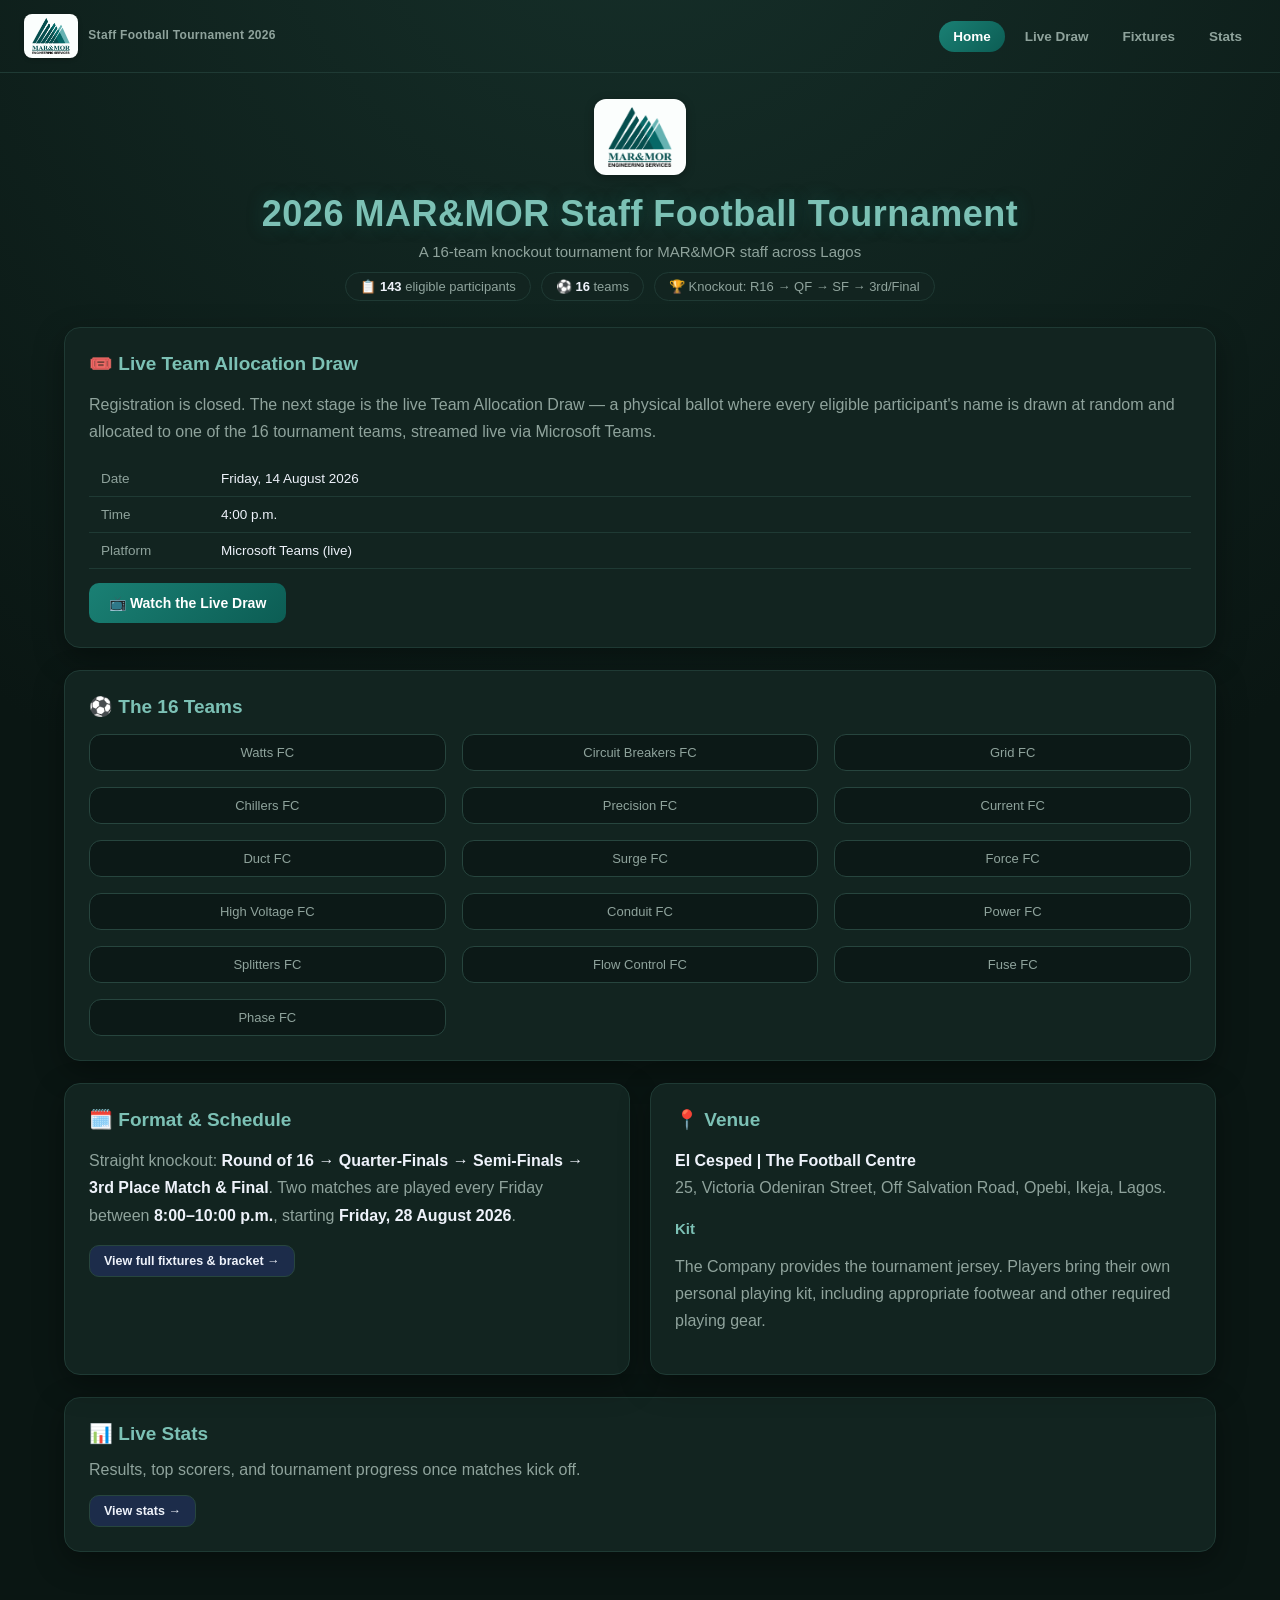
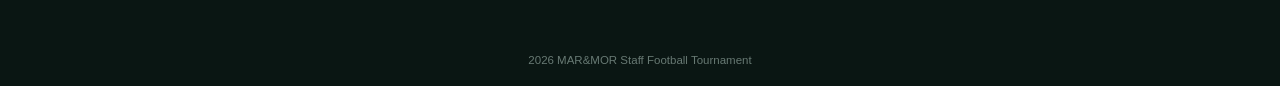
<file: index.html>
<!DOCTYPE html>
<html lang="en">
<head>
<meta charset="UTF-8" />
<title>2026 MAR&amp;MOR Staff Football Tournament</title>
<meta name="viewport" content="width=device-width, initial-scale=1" />
<link rel="icon" href="assets/logo.png" type="image/png" />
<link rel="stylesheet" href="assets/style.css" />
</head>
<body data-page="home">

<div id="site-nav"></div>

<header class="page-head">
  <img src="assets/logo.png" alt="MAR&amp;MOR Engineering Services" style="height:76px;background:#fbfefd;border-radius:12px;padding:8px 14px;box-shadow:0 2px 10px rgba(0,0,0,.3);margin-bottom:14px;">
  <h1>2026 MAR&amp;MOR Staff Football Tournament</h1>
  <p>A 16-team knockout tournament for MAR&amp;MOR staff across Lagos</p>
  <div class="badge-row">
    <div class="badge">📋 <b>143</b> eligible participants</div>
    <div class="badge">⚽ <b>16</b> teams</div>
    <div class="badge">🏆 Knockout: R16 → QF → SF → 3rd/Final</div>
  </div>
</header>

<main>

  <div class="panel">
    <h2>🎟️ Live Team Allocation Draw</h2>
    <p style="color:var(--muted);line-height:1.7;">
      Registration is closed. The next stage is the live Team Allocation Draw — a physical ballot where every
      eligible participant's name is drawn at random and allocated to one of the 16 tournament teams, streamed
      live via Microsoft Teams.
    </p>
    <table style="margin:14px 0;">
      <tbody>
        <tr><td style="color:var(--muted);width:120px;">Date</td><td>Friday, 14 August 2026</td></tr>
        <tr><td style="color:var(--muted);">Time</td><td>4:00 p.m.</td></tr>
        <tr><td style="color:var(--muted);">Platform</td><td>Microsoft Teams (live)</td></tr>
      </tbody>
    </table>
    <a class="btn btn-primary" href="draw-display.html">📺 Watch the Live Draw</a>
  </div>

  <div class="panel">
    <h2>⚽ The 16 Teams</h2>
    <div class="grid3" id="teamList">
      <!-- populated by script -->
    </div>
  </div>

  <div class="grid2">
    <div class="panel">
      <h2>🗓️ Format &amp; Schedule</h2>
      <p style="color:var(--muted);line-height:1.7;">
        Straight knockout: <b style="color:var(--text)">Round of 16 → Quarter-Finals → Semi-Finals → 3rd Place Match &amp; Final</b>.
        Two matches are played every Friday between <b style="color:var(--text)">8:00–10:00 p.m.</b>, starting
        <b style="color:var(--text)">Friday, 28 August 2026</b>.
      </p>
      <a class="btn btn-secondary btn-sm" href="fixtures.html">View full fixtures &amp; bracket →</a>
    </div>
    <div class="panel">
      <h2>📍 Venue</h2>
      <p style="color:var(--muted);line-height:1.7;">
        <b style="color:var(--text)">El Cesped | The Football Centre</b><br>
        25, Victoria Odeniran Street, Off Salvation Road, Opebi, Ikeja, Lagos.
      </p>
      <h3 style="margin-top:18px;">Kit</h3>
      <p style="color:var(--muted);line-height:1.7;">
        The Company provides the tournament jersey. Players bring their own personal playing kit,
        including appropriate footwear and other required playing gear.
      </p>
    </div>
  </div>

  <div class="panel">
    <h2>📊 Live Stats</h2>
    <p style="color:var(--muted);">Results, top scorers, and tournament progress once matches kick off.</p>
    <a class="btn btn-secondary btn-sm" href="stats.html">View stats →</a>
  </div>

</main>

<footer class="page-foot">2026 MAR&amp;MOR Staff Football Tournament</footer>

<script src="assets/nav.js"></script>
<script>
  var TEAMS = ["Watts FC","Circuit Breakers FC","Grid FC","Chillers FC","Precision FC","Current FC","Duct FC","Surge FC",
               "Force FC","High Voltage FC","Conduit FC","Power FC","Splitters FC","Flow Control FC","Fuse FC","Phase FC"];
  document.getElementById('teamList').innerHTML = TEAMS.map(function(t){
    return '<div class="pill" style="text-align:center;padding:10px;font-size:13px;">' + t + '</div>';
  }).join('');
</script>
</body>
</html>
</file>
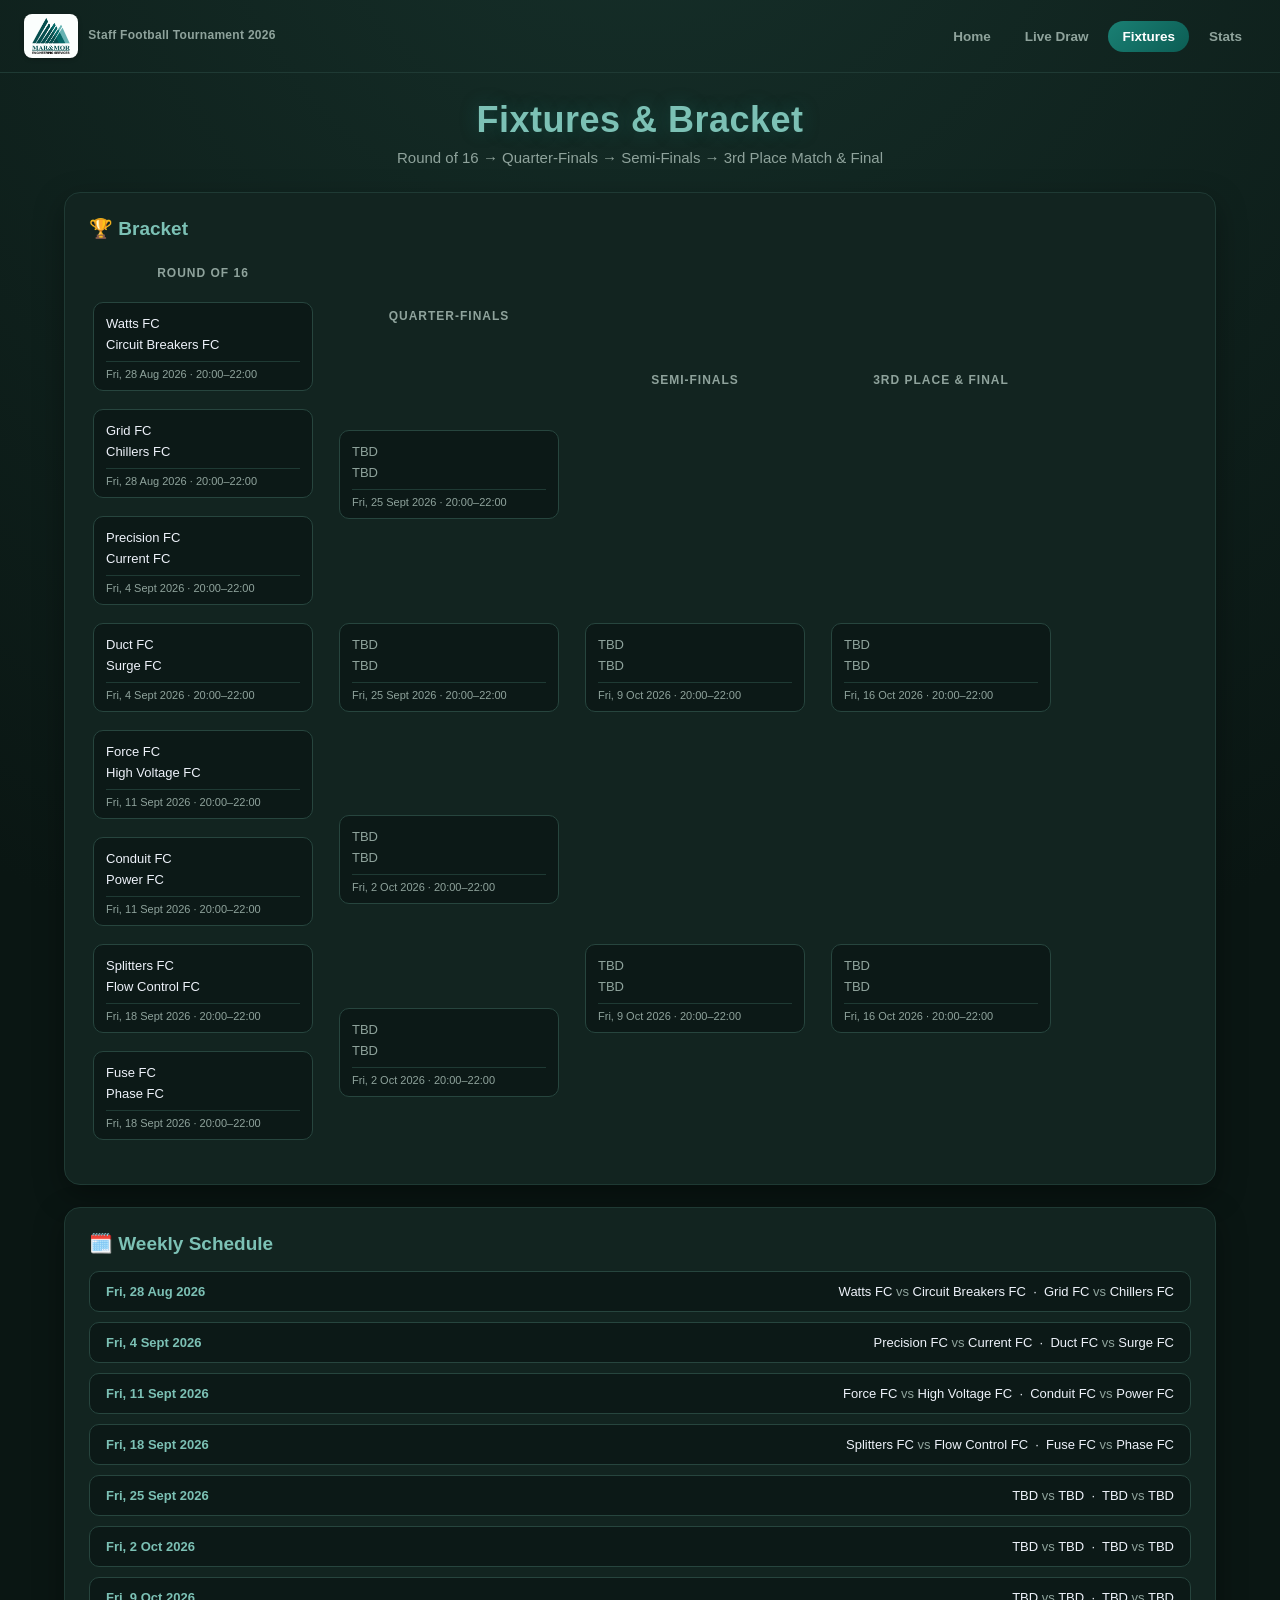
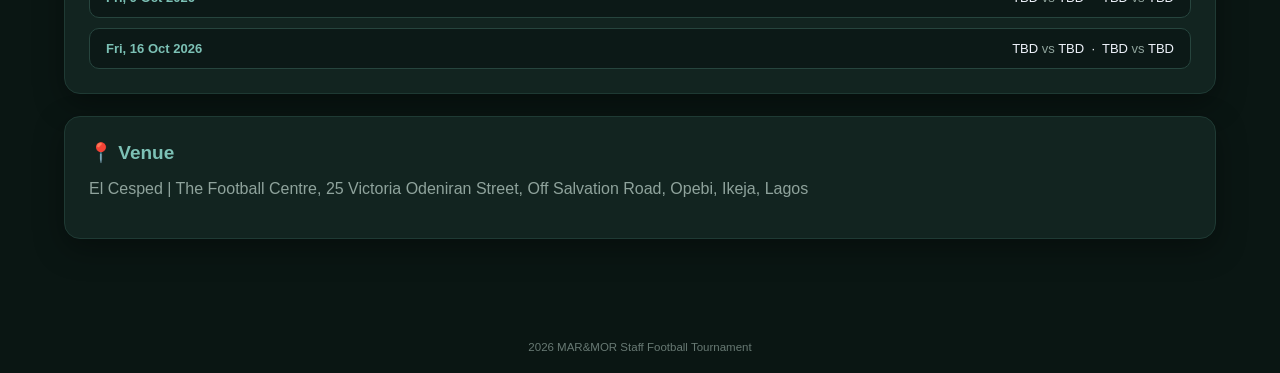
<file: fixtures.html>
<!DOCTYPE html>
<html lang="en">
<head>
<meta charset="UTF-8" />
<title>Fixtures — 2026 MAR&amp;MOR Staff Football Tournament</title>
<meta name="viewport" content="width=device-width, initial-scale=1" />
<link rel="icon" href="assets/logo.png" type="image/png" />
<link rel="stylesheet" href="assets/style.css" />
</head>
<body data-page="fixtures">

<div id="site-nav"></div>

<header class="page-head">
  <h1>Fixtures &amp; Bracket</h1>
  <p>Round of 16 → Quarter-Finals → Semi-Finals → 3rd Place Match &amp; Final</p>
</header>

<main id="mainContent">
  <div class="empty-state"><div class="big">⏳</div>Loading fixtures…</div>
</main>

<footer class="page-foot">2026 MAR&amp;MOR Staff Football Tournament</footer>

<script src="assets/nav.js"></script>
<script>
(function(){
  "use strict";

  const ROUND_ORDER = ['R16','QF','SF','F3'];
  const ROUND_LABEL = {R16:'Round of 16', QF:'Quarter-Finals', SF:'Semi-Finals', F3:'3rd Place & Final'};

  fetch('data/fixtures.json').then(r => {
    if (!r.ok) throw new Error('fetch failed');
    return r.json();
  }).then(render).catch(() => {
    document.getElementById('mainContent').innerHTML =
      '<div class="empty-state"><div class="big">⚠️</div>Could not load fixtures data.<br><span style="font-size:12px;">' +
      'If you\'re viewing this file locally, run a local server (e.g. <code>npx serve</code>) — browsers block loading data/fixtures.json directly from disk.</span></div>';
  });

  function winnerOf(result){
    if (!result || result.scoreA === null || result.scoreB === null || result.scoreA === undefined || result.scoreB === undefined) return null;
    if (result.scoreA > result.scoreB) return 'A';
    if (result.scoreB > result.scoreA) return 'B';
    if (result.penA !== undefined && result.penB !== undefined && result.penA !== null && result.penB !== null){
      if (result.penA > result.penB) return 'A';
      if (result.penB > result.penA) return 'B';
    }
    return null; // unresolved tie
  }

  function render(data){
    const results = data.results || {};
    const schedule = data.schedule || {};

    // Round of 16 teams come straight from data
    const r16 = data.r16Pairs.map(p => ({id:p.id, teamA:p.teamA, teamB:p.teamB}));

    // Quarter-finals: winners of adjacent R16 pairs
    const qf = [];
    for (let i = 0; i < r16.length; i += 2){
      const m1 = r16[i], m2 = r16[i+1];
      const w1 = winnerOf(results[m1.id]);
      const w2 = winnerOf(results[m2.id]);
      qf.push({
        id: 'QF-' + (i/2),
        teamA: w1 ? (w1 === 'A' ? m1.teamA : m1.teamB) : null,
        teamB: w2 ? (w2 === 'A' ? m2.teamA : m2.teamB) : null,
        fromA: m1.id, fromB: m2.id
      });
    }

    // Semis
    const sf = [];
    for (let i = 0; i < qf.length; i += 2){
      const m1 = qf[i], m2 = qf[i+1];
      const w1 = winnerOf(results[m1.id]);
      const w2 = winnerOf(results[m2.id]);
      sf.push({
        id: 'SF-' + (i/2),
        teamA: w1 ? (w1 === 'A' ? m1.teamA : m1.teamB) : null,
        teamB: w2 ? (w2 === 'A' ? m2.teamA : m2.teamB) : null,
        fromA: m1.id, fromB: m2.id
      });
    }

    // Final + 3rd place
    const sf0win = winnerOf(results['SF-0']);
    const sf1win = winnerOf(results['SF-1']);
    const finalMatch = {
      id: 'F-0',
      teamA: sf0win ? (sf0win === 'A' ? sf[0].teamA : sf[0].teamB) : null,
      teamB: sf1win ? (sf1win === 'A' ? sf[1].teamA : sf[1].teamB) : null
    };
    const thirdPlace = {
      id: '3P-0',
      teamA: sf0win ? (sf0win === 'A' ? sf[0].teamB : sf[0].teamA) : null,
      teamB: sf1win ? (sf1win === 'A' ? sf[1].teamB : sf[1].teamA) : null
    };

    const rounds = [
      {label:'Round of 16', matches: r16},
      {label:'Quarter-Finals', matches: qf},
      {label:'Semi-Finals', matches: sf},
      {label:'3rd Place & Final', matches: [thirdPlace, finalMatch]}
    ];

    let html = '<div class="panel"><h2>🏆 Bracket</h2><div class="bracket">';
    rounds.forEach(round => {
      html += '<div class="bracket-round"><h4>' + round.label + '</h4>';
      round.matches.forEach(m => {
        const res = results[m.id] || {};
        const win = winnerOf(res);
        const dateStr = schedule[m.id] ? formatDate(schedule[m.id]) : '';
        html += '<div class="match-card">' +
          '<div class="vs-row' + (win === 'A' ? ' winner' : '') + '">' + teamLabel(m.teamA) + scoreLabel(res.scoreA) + '</div>' +
          '<div class="vs-row' + (win === 'B' ? ' winner' : '') + '">' + teamLabel(m.teamB) + scoreLabel(res.scoreB) + '</div>' +
          (dateStr ? '<div class="meta">' + dateStr + ' · ' + data.kickoff + '–' + data.kickoffEnd + '</div>' : '') +
        '</div>';
      });
      html += '</div>';
    });
    html += '</div></div>';

    // Schedule grouped by date
    const byDate = {};
    Object.keys(schedule).forEach(id => {
      const d = schedule[id];
      byDate[d] = byDate[d] || [];
      byDate[d].push(id);
    });
    const dates = Object.keys(byDate).sort();
    html += '<div class="panel"><h2>🗓️ Weekly Schedule</h2><div class="schedule-list">';
    dates.forEach(d => {
      const matchLabels = byDate[d].map(id => {
        const m = findMatch(id, r16, qf, sf, thirdPlace, finalMatch);
        return teamLabel(m ? m.teamA : null, true) + ' <span>vs</span> ' + teamLabel(m ? m.teamB : null, true);
      }).join(' &nbsp;·&nbsp; ');
      html += '<div class="schedule-item"><div class="date">' + formatDate(d) + '</div><div class="matches">' + matchLabels + '</div></div>';
    });
    html += '</div></div>';

    html += '<div class="panel"><h2>📍 Venue</h2><p style="color:var(--muted);">' + data.venue + '</p></div>';

    document.getElementById('mainContent').innerHTML = html;
  }

  function findMatch(id, r16, qf, sf, thirdPlace, finalMatch){
    return [...r16, ...qf, ...sf, thirdPlace, finalMatch].find(m => m.id === id);
  }
  function teamLabel(name, compact){
    if (!name) return compact ? 'TBD' : '<span style="color:var(--muted);">TBD</span>';
    return name;
  }
  function scoreLabel(s){
    return (s === null || s === undefined) ? '' : ' <b style="float:right;">' + s + '</b>';
  }
  function formatDate(iso){
    const d = new Date(iso + 'T00:00:00');
    return d.toLocaleDateString('en-GB', {weekday:'short', day:'numeric', month:'short', year:'numeric'});
  }
})();
</script>
</body>
</html>
</file>
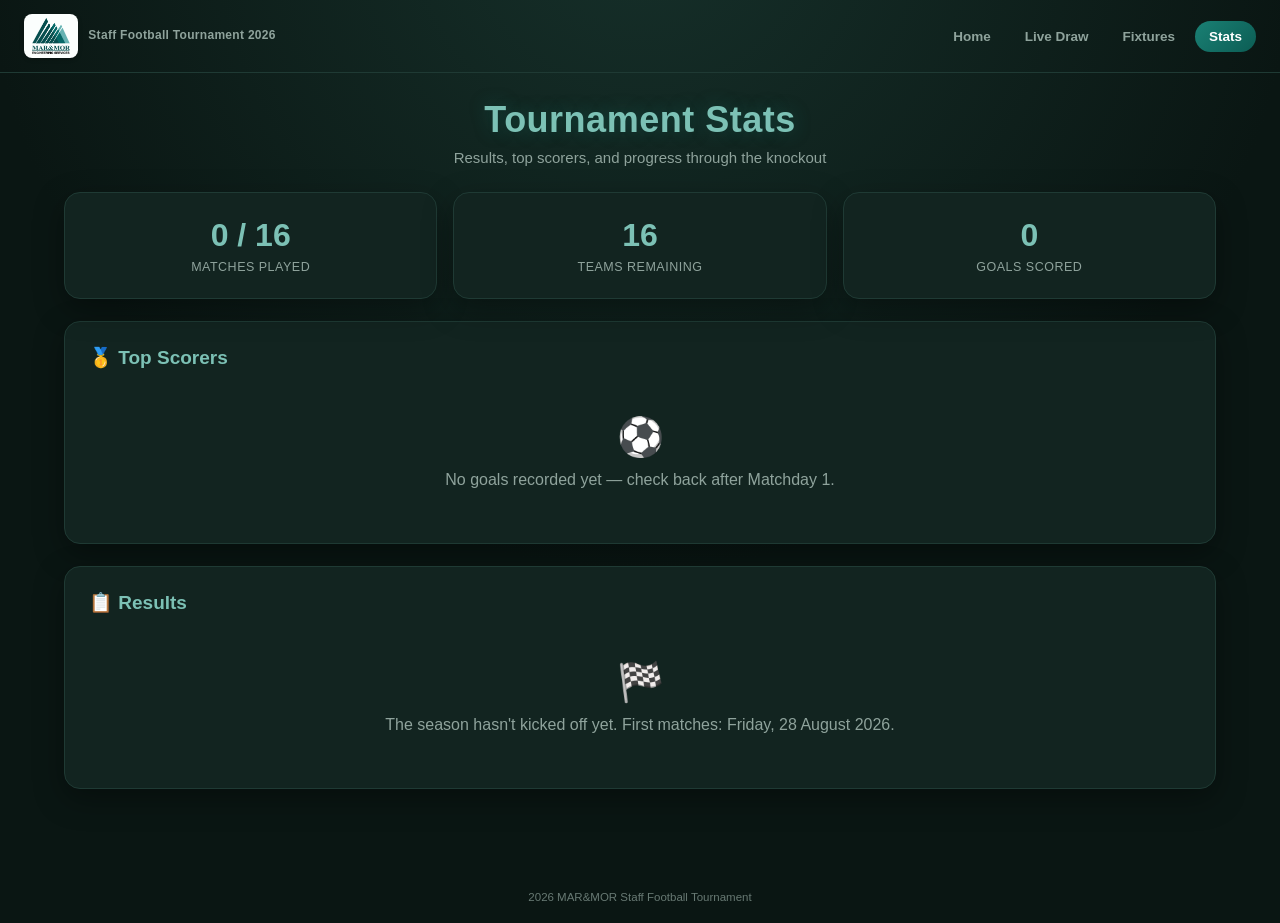
<file: stats.html>
<!DOCTYPE html>
<html lang="en">
<head>
<meta charset="UTF-8" />
<title>Stats — 2026 MAR&amp;MOR Staff Football Tournament</title>
<meta name="viewport" content="width=device-width, initial-scale=1" />
<link rel="icon" href="assets/logo.png" type="image/png" />
<link rel="stylesheet" href="assets/style.css" />
</head>
<body data-page="stats">

<div id="site-nav"></div>

<header class="page-head">
  <h1>Tournament Stats</h1>
  <p>Results, top scorers, and progress through the knockout</p>
</header>

<main id="mainContent">
  <div class="empty-state"><div class="big">⏳</div>Loading stats…</div>
</main>

<footer class="page-foot">2026 MAR&amp;MOR Staff Football Tournament</footer>

<script src="assets/nav.js"></script>
<script>
(function(){
  "use strict";

  fetch('data/fixtures.json').then(r => {
    if (!r.ok) throw new Error('fetch failed');
    return r.json();
  }).then(render).catch(() => {
    document.getElementById('mainContent').innerHTML =
      '<div class="empty-state"><div class="big">⚠️</div>Could not load stats data.<br><span style="font-size:12px;">' +
      'If you\'re viewing this file locally, run a local server (e.g. <code>npx serve</code>) — browsers block loading data/fixtures.json directly from disk.</span></div>';
  });

  function render(data){
    const results = data.results || {};
    const r16 = data.r16Pairs;

    // Build a lookup of every match id -> {teamA, teamB} using the same bracket-resolution logic as fixtures.html
    function winnerOf(res){
      if (!res || res.scoreA == null || res.scoreB == null) return null;
      if (res.scoreA > res.scoreB) return 'A';
      if (res.scoreB > res.scoreA) return 'B';
      if (res.penA != null && res.penB != null){
        if (res.penA > res.penB) return 'A';
        if (res.penB > res.penA) return 'B';
      }
      return null;
    }
    const qf = [];
    for (let i = 0; i < r16.length; i += 2){
      const m1 = r16[i], m2 = r16[i+1];
      const w1 = winnerOf(results[m1.id]), w2 = winnerOf(results[m2.id]);
      qf.push({id:'QF-'+(i/2), teamA: w1 ? (w1==='A'?m1.teamA:m1.teamB) : null, teamB: w2 ? (w2==='A'?m2.teamA:m2.teamB) : null});
    }
    const sf = [];
    for (let i = 0; i < qf.length; i += 2){
      const m1 = qf[i], m2 = qf[i+1];
      const w1 = winnerOf(results[m1.id]), w2 = winnerOf(results[m2.id]);
      sf.push({id:'SF-'+(i/2), teamA: w1 ? (w1==='A'?m1.teamA:m1.teamB) : null, teamB: w2 ? (w2==='A'?m2.teamA:m2.teamB) : null});
    }
    const sf0win = winnerOf(results['SF-0']), sf1win = winnerOf(results['SF-1']);
    const finalMatch = {id:'F-0', teamA: sf0win ? (sf0win==='A'?sf[0].teamA:sf[0].teamB) : null, teamB: sf1win ? (sf1win==='A'?sf[1].teamA:sf[1].teamB) : null};
    const thirdPlace = {id:'3P-0', teamA: sf0win ? (sf0win==='A'?sf[0].teamB:sf[0].teamA) : null, teamB: sf1win ? (sf1win==='A'?sf[1].teamB:sf[1].teamA) : null};
    const allMatches = [...r16, ...qf, ...sf, thirdPlace, finalMatch];

    // ---- Top scorers ----
    const scorers = {};
    Object.keys(results).forEach(id => {
      const res = results[id];
      (res.scorersA || []).forEach(s => { scorers[s.name] = (scorers[s.name]||0) + (s.goals||1); });
      (res.scorersB || []).forEach(s => { scorers[s.name] = (scorers[s.name]||0) + (s.goals||1); });
    });
    const scorerRows = Object.keys(scorers).map(name => ({name, goals: scorers[name]})).sort((a,b) => b.goals - a.goals);

    // ---- Results log (played matches only, most recent first by round order) ----
    const roundLabel = id => id.startsWith('R16') ? 'Round of 16' : id.startsWith('QF') ? 'Quarter-Final' : id.startsWith('SF') ? 'Semi-Final' : id.startsWith('3P') ? '3rd Place' : 'Final';
    const played = allMatches.filter(m => {
      const res = results[m.id];
      return res && res.scoreA != null && res.scoreB != null && m.teamA && m.teamB;
    }).reverse();

    // ---- Progress ----
    const totalMatches = allMatches.length;
    const playedCount = played.length;
    const teamsRemaining = 16 - played.filter(m => m.id.startsWith('R16') || m.id.startsWith('QF') || m.id.startsWith('SF') || m.id==='F-0').length;

    let html = '';

    html += '<div class="grid3">' +
      statCard('Matches Played', playedCount + ' / ' + totalMatches) +
      statCard('Teams Remaining', Math.max(1, teamsRemaining <= 0 ? 1 : teamsRemaining)) +
      statCard('Goals Scored', Object.values(results).reduce((sum,r) => sum + (r.scoreA||0) + (r.scoreB||0), 0)) +
    '</div>';

    html += '<div class="panel"><h2>🥇 Top Scorers</h2>';
    if (scorerRows.length === 0){
      html += '<div class="empty-state" style="padding:30px 20px;"><div class="big">⚽</div>No goals recorded yet — check back after Matchday 1.</div>';
    } else {
      html += '<table><thead><tr><th>#</th><th>Player</th><th class="num">Goals</th></tr></thead><tbody>';
      scorerRows.forEach((s, i) => {
        html += '<tr class="' + (i===0?'pos-1':i===1?'pos-2':'') + '"><td>' + (i+1) + '</td><td>' + escapeHtml(s.name) + '</td><td class="num">' + s.goals + '</td></tr>';
      });
      html += '</tbody></table>';
    }
    html += '</div>';

    html += '<div class="panel"><h2>📋 Results</h2>';
    if (played.length === 0){
      html += '<div class="empty-state" style="padding:30px 20px;"><div class="big">🏁</div>The season hasn\'t kicked off yet. First matches: Friday, 28 August 2026.</div>';
    } else {
      html += '<table><thead><tr><th>Round</th><th>Match</th><th class="num">Score</th></tr></thead><tbody>';
      played.forEach(m => {
        const res = results[m.id];
        html += '<tr><td><span class="pill">' + roundLabel(m.id) + '</span></td><td>' + escapeHtml(m.teamA) + ' vs ' + escapeHtml(m.teamB) + '</td>' +
          '<td class="num"><b>' + res.scoreA + ' – ' + res.scoreB + '</b>' + (res.penA!=null ? ' <span style="color:var(--muted);font-size:11px;">(pens ' + res.penA + '-' + res.penB + ')</span>' : '') + '</td></tr>';
      });
      html += '</tbody></table>';
    }
    html += '</div>';

    document.getElementById('mainContent').innerHTML = html;
  }

  function statCard(label, value){
    return '<div class="panel" style="text-align:center;"><div style="font-size:32px;font-weight:800;color:var(--accent2);">' + value + '</div>' +
      '<div style="color:var(--muted);font-size:12.5px;margin-top:6px;text-transform:uppercase;letter-spacing:.5px;">' + label + '</div></div>';
  }
  function escapeHtml(s){
    return String(s).replace(/[&<>"']/g, c => ({'&':'&amp;','<':'&lt;','>':'&gt;','"':'&quot;',"'":'&#39;'}[c]));
  }
})();
</script>
</body>
</html>
</file>
<file: assets/style.css>
/* ===================================================================
   2026 MAR&MOR Staff Football Tournament — shared site theme
   Used by: index.html, fixtures.html, stats.html, draw-admin.html, draw-display.html
   =================================================================== */
:root{
  /* MAR&MOR brand palette (from marandmor.com) */
  --brand-darkest:#0c5d54;
  --brand-dark:#10695f;
  --brand:#1a8074;
  --brand-light:#218c7f;
  --brand-lightest:#7cc1b5;

  --navy:#0a1613;
  --card:#122420;
  --card2:#0c1917;
  --border:#1f3a34;
  --border2:#27453e;
  --accent:#1a8074;
  --accent2:#7cc1b5;
  --blue:#2fb0c4;
  --green:#3ddc84;
  --red:#ff5c5c;
  --text:#eef2fa;
  --muted:#8fa39c;
}
*{box-sizing:border-box;}
html,body{margin:0;padding:0;min-height:100%;background:radial-gradient(circle at 50% -10%, #16302a 0%, var(--navy) 55%);color:var(--text);font-family:"Nunito Sans","Segoe UI",Arial,Helvetica,sans-serif;}
a{color:var(--blue);text-decoration:none;}
a:hover{text-decoration:underline;}

.nav{display:flex;align-items:center;justify-content:space-between;padding:14px 24px;border-bottom:1px solid var(--border);flex-wrap:wrap;gap:10px;}
.nav .brand{display:flex;align-items:center;gap:10px;text-decoration:none;}
.nav .brand:hover{text-decoration:none;}
.nav .brand-icon{height:44px;width:auto;display:block;background:#fbfefd;border-radius:8px;padding:4px 8px;box-shadow:0 1px 4px rgba(0,0,0,.25);}
.nav .brand-text{display:flex;flex-direction:column;line-height:1.15;}
.nav .brand-sub{font-size:12px;color:var(--muted);letter-spacing:.3px;font-weight:600;}
.nav .links{display:flex;gap:6px;flex-wrap:wrap;}
.nav .links a{color:var(--muted);padding:8px 14px;border-radius:20px;font-size:13.5px;font-weight:600;transition:.15s;}
.nav .links a:hover{color:var(--text);background:var(--card);text-decoration:none;}
.nav .links a.active{color:#fff;background:linear-gradient(135deg,var(--accent),var(--brand-darkest));}

header.page-head{padding:26px 24px 8px;text-align:center;}
header.page-head h1{margin:0;font-size:clamp(22px,3vw,36px);letter-spacing:.5px;color:var(--accent2);text-shadow:0 0 18px rgba(26,128,116,.35);}
header.page-head p{margin:8px 0 0;color:var(--muted);font-size:clamp(12px,1.2vw,15px);}

.badge-row{display:flex;justify-content:center;gap:10px;flex-wrap:wrap;margin-top:12px;}
.badge{background:var(--card);border:1px solid var(--border);padding:6px 14px;border-radius:20px;font-size:13px;color:var(--muted);}
.badge b{color:var(--text);}

main, section.page{max-width:1200px;margin:0 auto;padding:18px 24px 60px;}
.panel{background:var(--card);border:1px solid var(--border);border-radius:16px;padding:24px;box-shadow:0 10px 30px rgba(0,0,0,.35);margin-bottom:22px;}
.panel h2{margin-top:0;color:var(--accent2);font-size:19px;}
.panel h3{color:var(--accent2);font-size:15px;}
.grid2{display:grid;grid-template-columns:1fr 1fr;gap:20px;}
.grid3{display:grid;grid-template-columns:repeat(3,1fr);gap:16px;}
@media(max-width:850px){.grid2,.grid3{grid-template-columns:1fr;}}

table{width:100%;border-collapse:collapse;font-size:13.5px;}
th,td{padding:10px 12px;text-align:left;border-bottom:1px solid var(--border);}
th{color:var(--muted);font-weight:600;font-size:12px;text-transform:uppercase;letter-spacing:.4px;}
tr:hover td{background:rgba(255,255,255,.02);}
td.num, th.num{text-align:center;}
.pos-1 td:first-child, .pos-2 td:first-child{color:var(--accent2);font-weight:700;}

.pill{display:inline-block;background:var(--card2);border:1px solid var(--border2);padding:3px 10px;border-radius:12px;font-size:11.5px;color:var(--muted);}
.pill.win{color:var(--green);border-color:var(--green);}
.pill.loss{color:var(--red);border-color:var(--red);}
.pill.draw{color:var(--accent2);border-color:var(--accent);}

.empty-state{text-align:center;padding:60px 20px;color:var(--muted);}
.empty-state .big{font-size:38px;margin-bottom:12px;}

button, .btn{cursor:pointer;font-family:inherit;border:none;border-radius:10px;padding:12px 20px;font-size:14px;font-weight:600;transition:.15s;display:inline-block;}
button:disabled{opacity:.4;cursor:not-allowed;}
.btn-primary{background:linear-gradient(135deg,var(--accent),var(--brand-darkest));color:#fff;}
.btn-primary:hover:not(:disabled){filter:brightness(1.08);transform:translateY(-1px);text-decoration:none;}
.btn-secondary{background:#1c2c4a;color:var(--text);border:1px solid var(--border2);}
.btn-secondary:hover:not(:disabled){background:#233657;text-decoration:none;}
.btn-sm{padding:8px 14px;font-size:12.5px;}

footer.page-foot{text-align:center;color:var(--muted);font-size:11.5px;padding:20px;opacity:.7;}
.hidden{display:none !important;}

/* Bracket (fixtures) */
.bracket{display:flex;gap:26px;overflow-x:auto;padding:10px 4px 20px;}
.bracket-round{display:flex;flex-direction:column;justify-content:space-around;min-width:220px;gap:18px;}
.bracket-round h4{text-align:center;color:var(--muted);font-size:12px;text-transform:uppercase;letter-spacing:1px;margin:0 0 4px;}
.match-card{background:var(--card2);border:1px solid var(--border2);border-radius:10px;padding:10px 12px;font-size:13px;}
.match-card .vs-row{display:flex;justify-content:space-between;padding:3px 0;}
.match-card .vs-row.winner{color:var(--accent2);font-weight:700;}
.match-card .meta{font-size:11px;color:var(--muted);margin-top:6px;border-top:1px solid var(--border);padding-top:6px;}

.schedule-list{display:flex;flex-direction:column;gap:10px;}
.schedule-item{background:var(--card2);border:1px solid var(--border2);border-radius:10px;padding:12px 16px;display:flex;justify-content:space-between;align-items:center;flex-wrap:wrap;gap:8px;}
.schedule-item .date{color:var(--accent2);font-weight:700;font-size:13px;min-width:170px;}
.schedule-item .matches{color:var(--text);font-size:13px;}
.schedule-item .matches span{color:var(--muted);}
</file>
